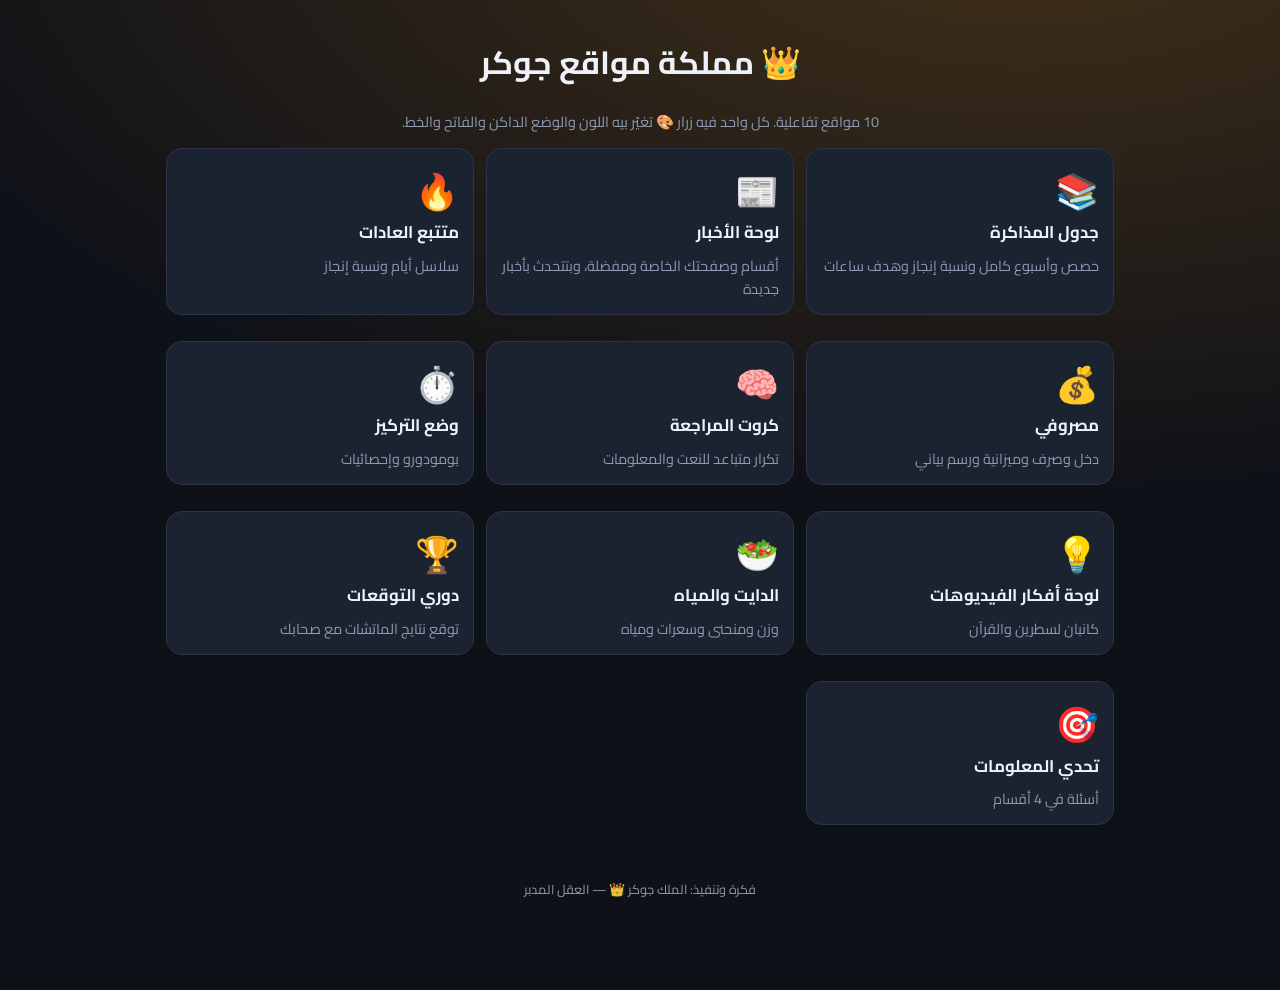
<file: index.html>
<!DOCTYPE html><html lang="ar" dir="rtl"><head><meta charset="utf-8"><meta name="viewport" content="width=device-width,initial-scale=1"><title>مملكة المواقع | الملك جوكر</title><link href="https://fonts.googleapis.com/css2?family=Cairo:wght@400;600;800&display=swap" rel="stylesheet"><link rel="stylesheet" href="core.css"></head><body><main><h1 style="text-align:center">👑 مملكة مواقع جوكر</h1><p class="mut" style="text-align:center">10 مواقع تفاعلية. كل واحد فيه زرار 🎨 تغيّر بيه اللون والوضع الداكن والفاتح والخط.</p><div class="grid g2"><a class="card" href="study.html" style="text-decoration:none;color:inherit;display:block"><div style="font-size:2.2rem">📚</div><h3>جدول المذاكرة</h3><div class="mut">حصص وأسبوع كامل ونسبة إنجاز وهدف ساعات</div></a><a class="card" href="news.html" style="text-decoration:none;color:inherit;display:block"><div style="font-size:2.2rem">📰</div><h3>لوحة الأخبار</h3><div class="mut">أقسام وصفحتك الخاصة ومفضلة، وبتتحدث بأخبار جديدة</div></a><a class="card" href="habits.html" style="text-decoration:none;color:inherit;display:block"><div style="font-size:2.2rem">🔥</div><h3>متتبع العادات</h3><div class="mut">سلاسل أيام ونسبة إنجاز</div></a><a class="card" href="money.html" style="text-decoration:none;color:inherit;display:block"><div style="font-size:2.2rem">💰</div><h3>مصروفي</h3><div class="mut">دخل وصرف وميزانية ورسم بياني</div></a><a class="card" href="cards.html" style="text-decoration:none;color:inherit;display:block"><div style="font-size:2.2rem">🧠</div><h3>كروت المراجعة</h3><div class="mut">تكرار متباعد للنعت والمعلومات</div></a><a class="card" href="focus.html" style="text-decoration:none;color:inherit;display:block"><div style="font-size:2.2rem">⏱️</div><h3>وضع التركيز</h3><div class="mut">بومودورو وإحصائيات</div></a><a class="card" href="ideas.html" style="text-decoration:none;color:inherit;display:block"><div style="font-size:2.2rem">💡</div><h3>لوحة أفكار الفيديوهات</h3><div class="mut">كانبان لسطرين والقرآن</div></a><a class="card" href="health.html" style="text-decoration:none;color:inherit;display:block"><div style="font-size:2.2rem">🥗</div><h3>الدايت والمياه</h3><div class="mut">وزن ومنحنى وسعرات ومياه</div></a><a class="card" href="predict.html" style="text-decoration:none;color:inherit;display:block"><div style="font-size:2.2rem">🏆</div><h3>دوري التوقعات</h3><div class="mut">توقع نتايج الماتشات مع صحابك</div></a><a class="card" href="quiz.html" style="text-decoration:none;color:inherit;display:block"><div style="font-size:2.2rem">🎯</div><h3>تحدي المعلومات</h3><div class="mut">أسئلة في 4 أقسام</div></a></div></main><footer>فكرة وتنفيذ: الملك جوكر 👑 — العقل المدبر</footer><script>const SITE={id:'hub',title:'',icon:''};</script><script>
let TH=Object.assign({mode:'dark',ac:'#ff9f1c',fs:16,bgs:'grad'},JSON.parse(localStorage.getItem('jk:theme')||'{}'));const m=TH.mode==='auto'?(matchMedia('(prefers-color-scheme: light)').matches?'light':'dark'):TH.mode;const r=document.documentElement;r.dataset.mode=m;r.dataset.bgs=TH.bgs;r.style.setProperty('--ac',TH.ac);r.style.setProperty('--fs',TH.fs+'px');</script></body></html>
</file>
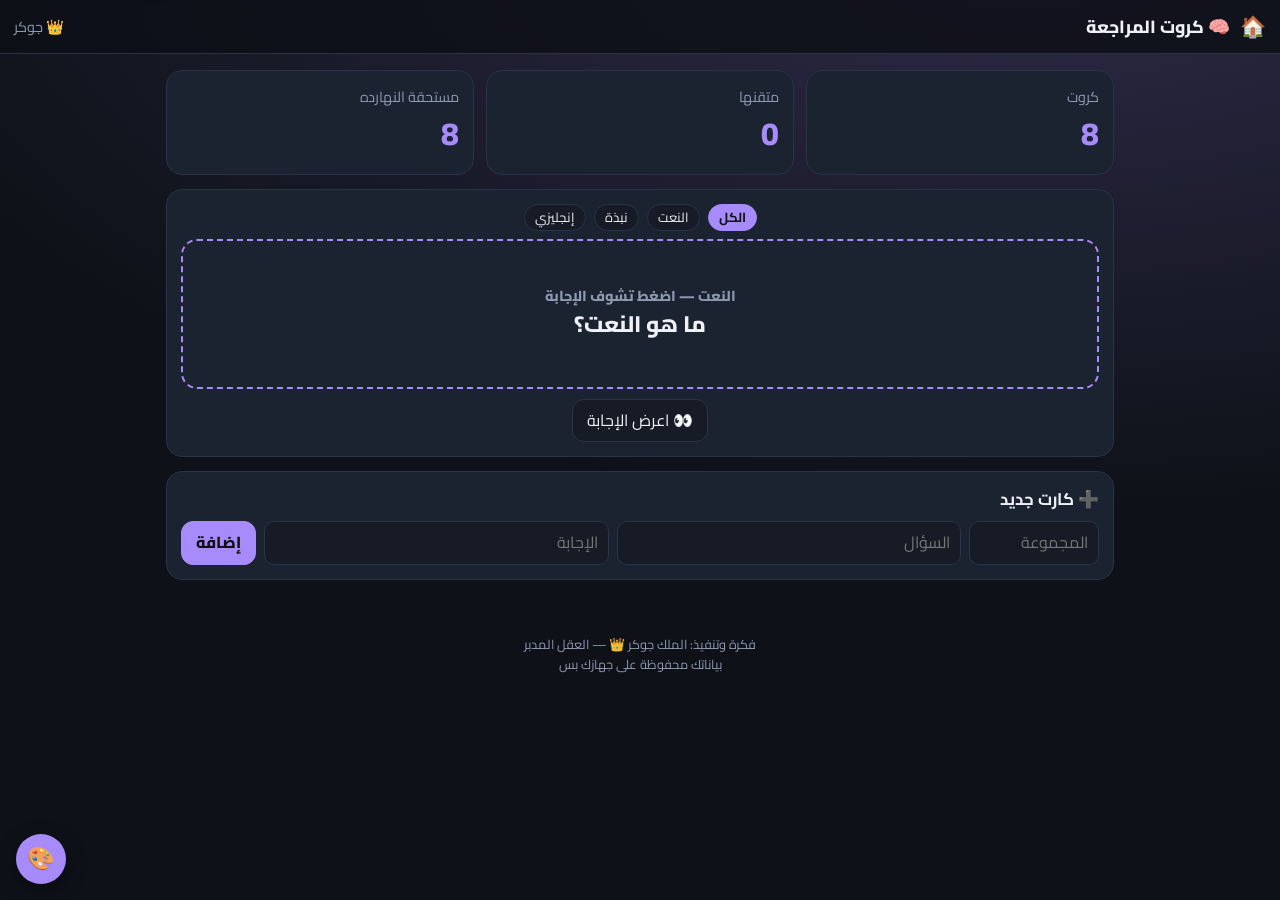
<file: cards.html>
<!DOCTYPE html>
<html lang="ar" dir="rtl"><head><meta charset="utf-8"><meta name="viewport" content="width=device-width,initial-scale=1">
<title>كروت المراجعة | الملك جوكر</title>
<link href="https://fonts.googleapis.com/css2?family=Cairo:wght@400;600;800&display=swap" rel="stylesheet">
<link rel="stylesheet" href="core.css"></head><body>
<main><div class="grid g3"><div class="card"><div class="mut">كروت</div><div class="big" id="c1">0</div></div><div class="card"><div class="mut">متقنها</div><div class="big" id="c2">0</div></div><div class="card"><div class="mut">مستحقة النهارده</div><div class="big" id="c3">0</div></div></div>
<div class="card" style="text-align:center"><div class="row" id="dk" style="justify-content:center;margin-bottom:8px"></div><div id="fc" style="min-height:150px;display:flex;align-items:center;justify-content:center;font-size:1.4rem;font-weight:800;cursor:pointer;border:2px dashed var(--ac);border-radius:var(--r);padding:16px"></div><div class="row" style="justify-content:center;margin-top:10px" id="bt"></div></div>
<div class="card"><h3>➕ كارت جديد</h3><div class="row"><input id="dd" placeholder="المجموعة" style="width:130px" list="dl"><datalist id="dl"></datalist><input id="q" placeholder="السؤال" style="flex:1;min-width:140px"><input id="a" placeholder="الإجابة" style="flex:1;min-width:140px"><button class="pri" id="ad">إضافة</button></div></div></main>
<script>const SITE={"id": "cards", "title": "كروت المراجعة", "icon": "🧠", "ac": "#a78bfa"};</script><script src="core.js"></script>
<script>const SEED=[['النعت','ما هو النعت؟','تابع يكمّل المنعوت ويبيّن صفة من صفاته'],['النعت','النعت يتبع المنعوت في إيه؟','الإعراب، والتعريف والتنكير، والإفراد والتثنية والجمع، والتذكير والتأنيث (في الحقيقي)'],['النعت','أنواع النعت؟','نعت حقيقي ونعت سببي'],['النعت','أعرب: جاء الطالبُ المجتهدُ','المجتهدُ: نعت مرفوع وعلامة رفعه الضمة'],['نبذة','مين اخترع الميكروويف بالصدفة؟','بيرسي سبنسر، قطعة شوكولاتة ذابت في جيبه'],['نبذة','اكتشاف البنسلين حصل إزاي؟','ألكسندر فليمنج لاحظ إن عفن قتل البكتيريا في طبق منسي'],['إنجليزي','Past of "go"','went'],['إنجليزي','Plural of "child"','children']];
let C=[],dk='الكل',cur=null,show=false;const INT=[0,1,3,7,14,30];
const save=()=>{store.set('C',C);render()};
function init(){C=store.get('C',null)||SEED.map(s=>({id:uid(),d:s[0],q:s[1],a:s[2],b:0,due:today()}));
$('#ad').onclick=()=>{if(!$('#q').value.trim()||!$('#a').value.trim())return;C.push({id:uid(),d:$('#dd').value.trim()||'عام',q:$('#q').value,a:$('#a').value,b:0,due:today()});$('#q').value=$('#a').value='';save()};
$('#fc').onclick=()=>{show=!show;draw()};render()}
function pick(){const t=today();const p=C.filter(c=>(dk=='الكل'||c.d==dk)&&c.due<=t);cur=p.length?p[Math.floor(Math.random()*p.length)]:null;show=false}
function render(){const t=today();$('#c1').textContent=C.length;$('#c2').textContent=C.filter(c=>c.b>=4).length;$('#c3').textContent=C.filter(c=>c.due<=t).length;
const ds=['الكل',...new Set(C.map(c=>c.d))];$('#dk').innerHTML=ds.map(d=>'<span class="chip '+(dk==d?'on':'')+'" data-d="'+esc(d)+'">'+esc(d)+'</span>').join('');
$('#dl').innerHTML=ds.slice(1).map(d=>'<option>'+esc(d)+'</option>').join('');
$$('#dk .chip').forEach(c=>c.onclick=()=>{dk=c.dataset.d;pick();render()});
if(!cur||!C.includes(cur)||cur.due>t)pick();draw()}
function draw(){const f=$('#fc'),b=$('#bt');if(!cur){f.textContent='🎉 خلصت كل كروت النهارده!';b.innerHTML='';return}
f.innerHTML=show?'<div><div class="mut" style="font-size:.9rem">الإجابة</div>'+esc(cur.a)+'</div>':'<div><div class="mut" style="font-size:.9rem">'+esc(cur.d)+' — اضغط تشوف الإجابة</div>'+esc(cur.q)+'</div>';
b.innerHTML=show?'<button id="no">😵 مش فاكر</button><button id="ok" class="pri">😎 عارفها</button>':'<button id="sh">👀 اعرض الإجابة</button>';
if(show){$('#no').onclick=()=>grade(0);$('#ok').onclick=()=>grade(1)}else $('#sh').onclick=()=>{show=true;draw()}}
function grade(ok){cur.b=ok?Math.min(5,cur.b+1):0;const d=new Date();d.setDate(d.getDate()+INT[cur.b]);cur.due=d.getFullYear()+'-'+String(d.getMonth()+1).padStart(2,'0')+'-'+String(d.getDate()).padStart(2,'0');cur=null;save()}</script></body></html>
</file>
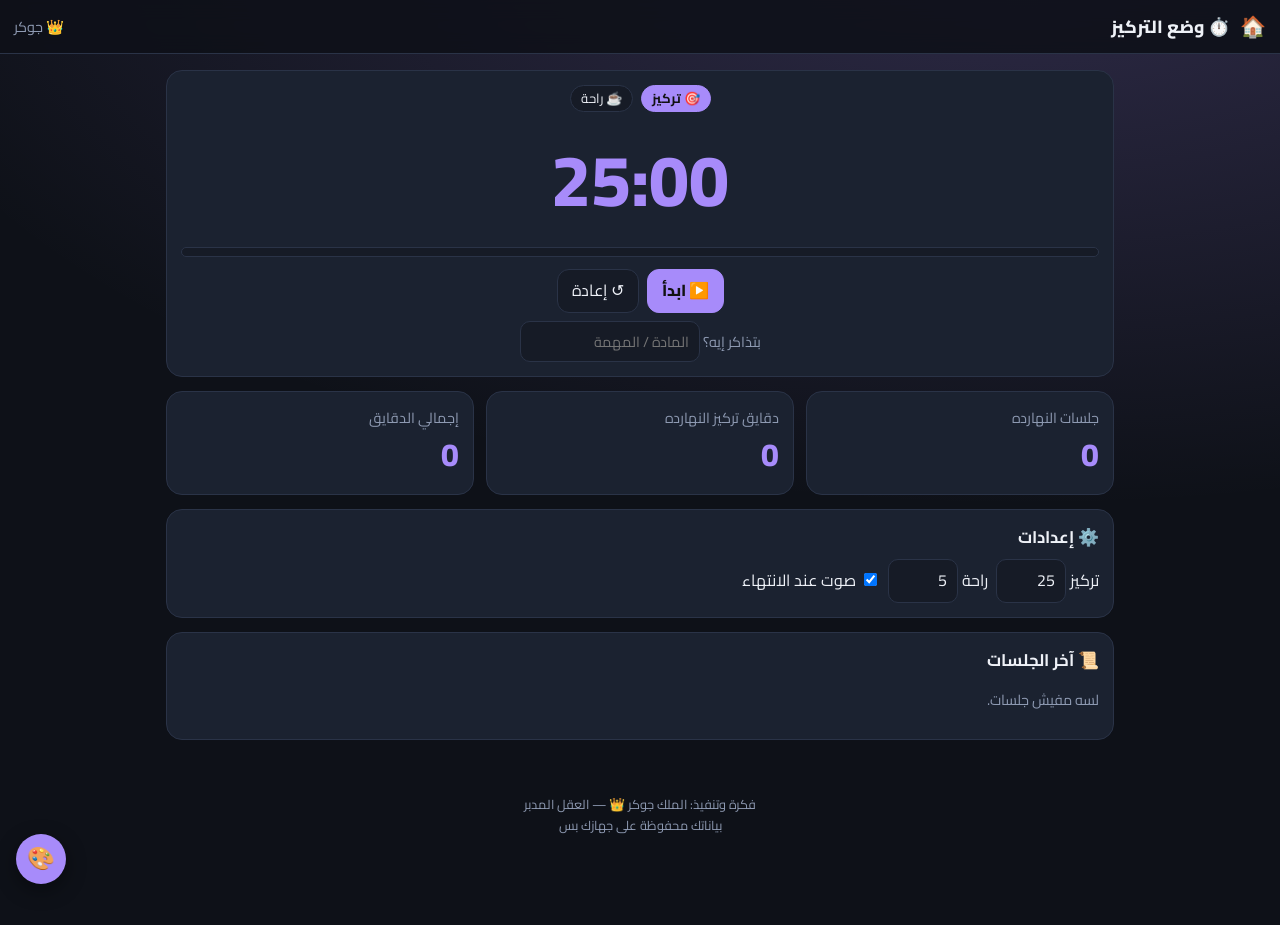
<file: focus.html>
<!DOCTYPE html>
<html lang="ar" dir="rtl"><head><meta charset="utf-8"><meta name="viewport" content="width=device-width,initial-scale=1">
<title>وضع التركيز | الملك جوكر</title>
<link href="https://fonts.googleapis.com/css2?family=Cairo:wght@400;600;800&display=swap" rel="stylesheet">
<link rel="stylesheet" href="core.css"></head><body>
<main><div class="card" style="text-align:center"><div class="row" id="md" style="justify-content:center"></div><div class="big" id="tm" style="font-size:4.5rem;margin:10px 0">25:00</div><div class="bar"><i id="pg" style="width:0"></i></div><div class="row" style="justify-content:center;margin-top:12px"><button class="pri" id="go">▶️ ابدأ</button><button id="rs2">↺ إعادة</button></div><div class="mut" style="margin-top:8px">بتذاكر إيه؟ <input id="tk" placeholder="المادة / المهمة" style="width:180px"></div></div>
<div class="grid g3"><div class="card"><div class="mut">جلسات النهارده</div><div class="big" id="s1">0</div></div><div class="card"><div class="mut">دقايق تركيز النهارده</div><div class="big" id="s2">0</div></div><div class="card"><div class="mut">إجمالي الدقايق</div><div class="big" id="s3">0</div></div></div>
<div class="card"><h3>⚙️ إعدادات</h3><div class="row"><label>تركيز <input type="number" id="w" style="width:70px"></label><label>راحة <input type="number" id="br" style="width:70px"></label><label><input type="checkbox" id="sn"> صوت عند الانتهاء</label></div></div>
<div class="card"><h3>📜 آخر الجلسات</h3><div id="lg"></div></div></main>
<script>const SITE={"id": "focus", "title": "وضع التركيز", "icon": "⏱️", "ac": "#ff6b35"};</script><script src="core.js"></script>
<script>const MODES={f:['🎯 تركيز'],b:['☕ راحة']};let mode='f',left=0,total=0,iv=null,S=[];
function dur(){return (mode=='f'?store.get('w',25):store.get('br',5))*60}
function init(){S=store.get('S',[]);$('#w').value=store.get('w',25);$('#br').value=store.get('br',5);$('#sn').checked=store.get('sn',true);
$('#w').onchange=e=>{store.set('w',+e.target.value||25);reset()};$('#br').onchange=e=>{store.set('br',+e.target.value||5);reset()};$('#sn').onchange=e=>store.set('sn',e.target.checked);
$('#go').onclick=toggle;$('#rs2').onclick=reset;reset();stats()}
function modes(){$('#md').innerHTML=Object.keys(MODES).map(k=>'<span class="chip '+(mode==k?'on':'')+'" data-m="'+k+'">'+MODES[k][0]+'</span>').join('');$$('#md .chip').forEach(c=>c.onclick=()=>{mode=c.dataset.m;reset()})}
function draw(){const m=Math.floor(left/60),s=left%60;$('#tm').textContent=String(m).padStart(2,'0')+':'+String(s).padStart(2,'0');$('#pg').style.width=(total?(1-left/total)*100:0)+'%';document.title=(iv?$('#tm').textContent+' | ':'')+SITE.title}
function reset(){clearInterval(iv);iv=null;total=left=dur();$('#go').textContent='▶️ ابدأ';modes();draw()}
function toggle(){if(iv){clearInterval(iv);iv=null;$('#go').textContent='▶️ كمّل';return}
$('#go').textContent='⏸️ إيقاف';const end=Date.now()+left*1000;iv=setInterval(()=>{left=Math.max(0,Math.round((end-Date.now())/1000));draw();if(left<=0)finish()},500)}
function finish(){clearInterval(iv);iv=null;if(mode=='f'){S.unshift({d:today(),m:Math.round(total/60),t:$('#tk').value||'—',at:new Date().toTimeString().slice(0,5)});S=S.slice(0,200);store.set('S',S)}
if(store.get('sn',true)){try{const a=new (window.AudioContext||webkitAudioContext)();[0,.3,.6].forEach(t=>{const o=a.createOscillator();o.connect(a.destination);o.frequency.value=880;o.start(a.currentTime+t);o.stop(a.currentTime+t+.2)})}catch(e){}}
toast(mode=='f'?'خلصت جلسة! خد راحة 🎉':'الراحة خلصت، يلا نكمل 💪');mode=mode=='f'?'b':'f';reset();stats()}
function stats(){const t=today(),td=S.filter(x=>x.d==t);$('#s1').textContent=td.length;$('#s2').textContent=td.reduce((a,x)=>a+x.m,0);$('#s3').textContent=S.reduce((a,x)=>a+x.m,0);$('#lg').innerHTML=S.slice(0,12).map(x=>'<div class="row" style="padding:4px 0;border-bottom:1px dashed var(--bd)"><b style="flex:1">'+esc(x.t)+'</b><span class="mut">'+x.m+' د • '+x.d+' '+x.at+'</span></div>').join('')||'<p class="mut">لسه مفيش جلسات.</p>'}</script></body></html>
</file>
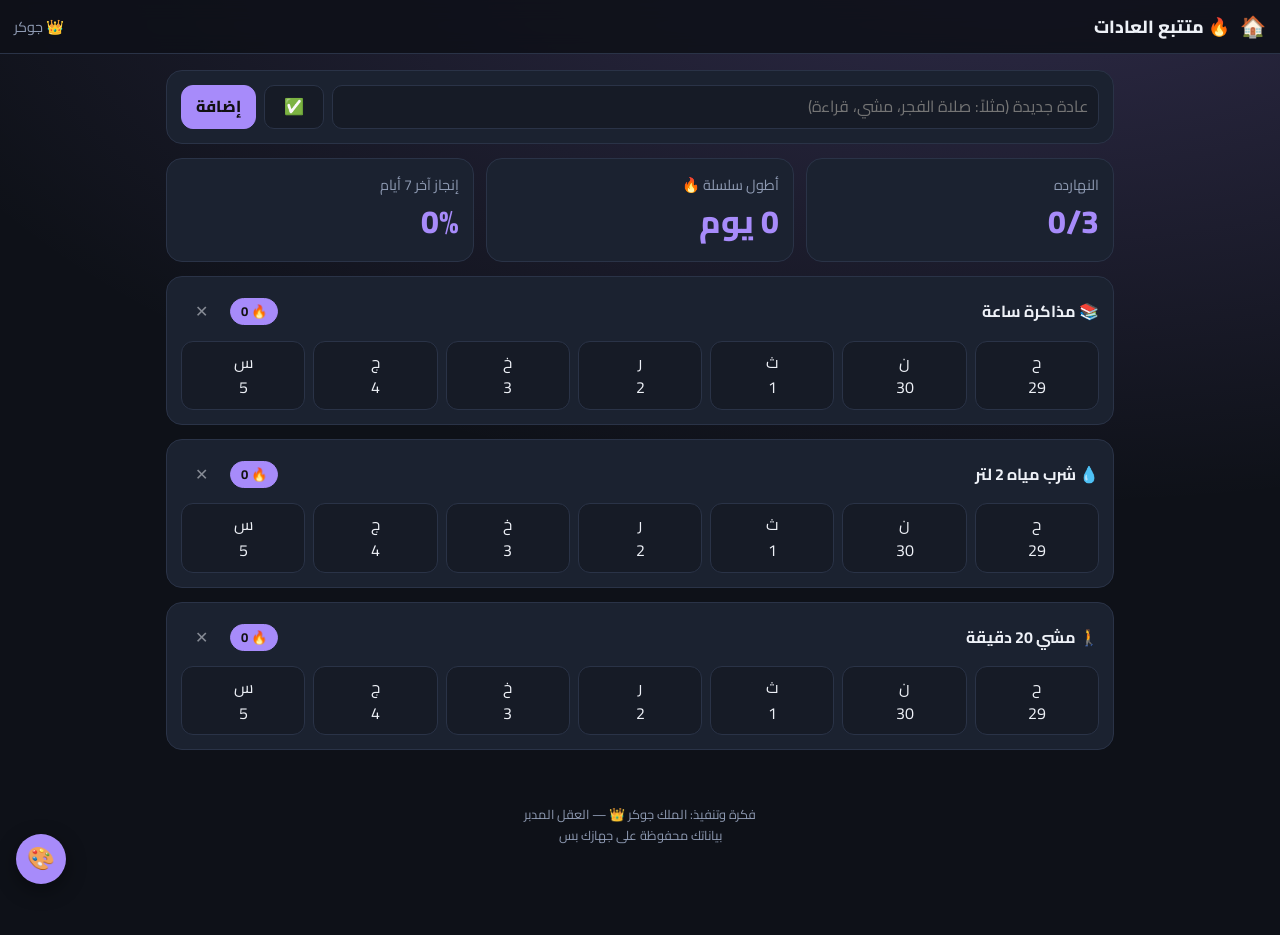
<file: habits.html>
<!DOCTYPE html>
<html lang="ar" dir="rtl"><head><meta charset="utf-8"><meta name="viewport" content="width=device-width,initial-scale=1">
<title>متتبع العادات | الملك جوكر</title>
<link href="https://fonts.googleapis.com/css2?family=Cairo:wght@400;600;800&display=swap" rel="stylesheet">
<link rel="stylesheet" href="core.css"></head><body>
<main><div class="card"><div class="row"><input id="n" placeholder="عادة جديدة (مثلاً: صلاة الفجر، مشي، قراءة)" style="flex:1;min-width:180px"><input id="e" value="✅" style="width:60px;text-align:center"><button class="pri" id="ad">إضافة</button></div></div>
<div class="grid g3" id="st"></div><div id="hl"></div></main>
<script>const SITE={"id": "habits", "title": "متتبع العادات", "icon": "🔥", "ac": "#4ade80"};</script><script src="core.js"></script>
<script>let H=[];const DN=['س','ح','ن','ث','ر','خ','ج'];
const dstr=d=>d.getFullYear()+'-'+String(d.getMonth()+1).padStart(2,'0')+'-'+String(d.getDate()).padStart(2,'0');
const last=n=>[...Array(n)].map((_,i)=>{const d=new Date();d.setDate(d.getDate()-(n-1-i));return d});
function streak(h){let s=0;const d=new Date();if(!h.d[dstr(d)])d.setDate(d.getDate()-1);while(h.d[dstr(d)]){s++;d.setDate(d.getDate()-1)}return s}
const save=()=>{store.set('H',H);render()};
function init(){H=store.get('H',[{id:uid(),n:'مذاكرة ساعة',e:'📚',d:{}},{id:uid(),n:'شرب مياه 2 لتر',e:'💧',d:{}},{id:uid(),n:'مشي 20 دقيقة',e:'🚶',d:{}}]);
$('#ad').onclick=()=>{const n=$('#n').value.trim();if(!n)return;H.push({id:uid(),n,e:$('#e').value||'✅',d:{}});$('#n').value='';save()};render()}
function render(){const t=dstr(new Date());const dn=H.filter(h=>h.d[t]).length;const best=Math.max(0,...H.map(streak));
$('#st').innerHTML='<div class="card"><div class="mut">النهارده</div><div class="big">'+dn+'/'+H.length+'</div></div><div class="card"><div class="mut">أطول سلسلة 🔥</div><div class="big">'+best+' يوم</div></div><div class="card"><div class="mut">إنجاز آخر 7 أيام</div><div class="big">'+(H.length?Math.round(H.reduce((a,h)=>a+last(7).filter(d=>h.d[dstr(d)]).length,0)/(H.length*7)*100):0)+'%</div></div>';
$('#hl').innerHTML=H.map(h=>'<div class="card"><div class="row"><b style="flex:1">'+esc(h.e)+' '+esc(h.n)+'</b><span class="chip on">🔥 '+streak(h)+'</span><button class="del" data-x="'+h.id+'">✕</button></div><div class="row" style="margin-top:8px;justify-content:space-between">'+last(7).map(d=>{const k=dstr(d);return '<button data-h="'+h.id+'" data-k="'+k+'" style="flex:1;min-width:38px;'+(h.d[k]?'background:var(--ac);color:#111':'')+'">'+DN[(d.getDay()+1)%7]+'<br>'+d.getDate()+'</button>'}).join('')+'</div></div>').join('');
$$('[data-k]').forEach(b=>b.onclick=()=>{const h=H.find(x=>x.id==b.dataset.h),k=b.dataset.k;h.d[k]?delete h.d[k]:h.d[k]=1;save()});
$$('[data-x]').forEach(b=>b.onclick=()=>{H=H.filter(x=>x.id!=b.dataset.x);save()})}</script></body></html>
</file>
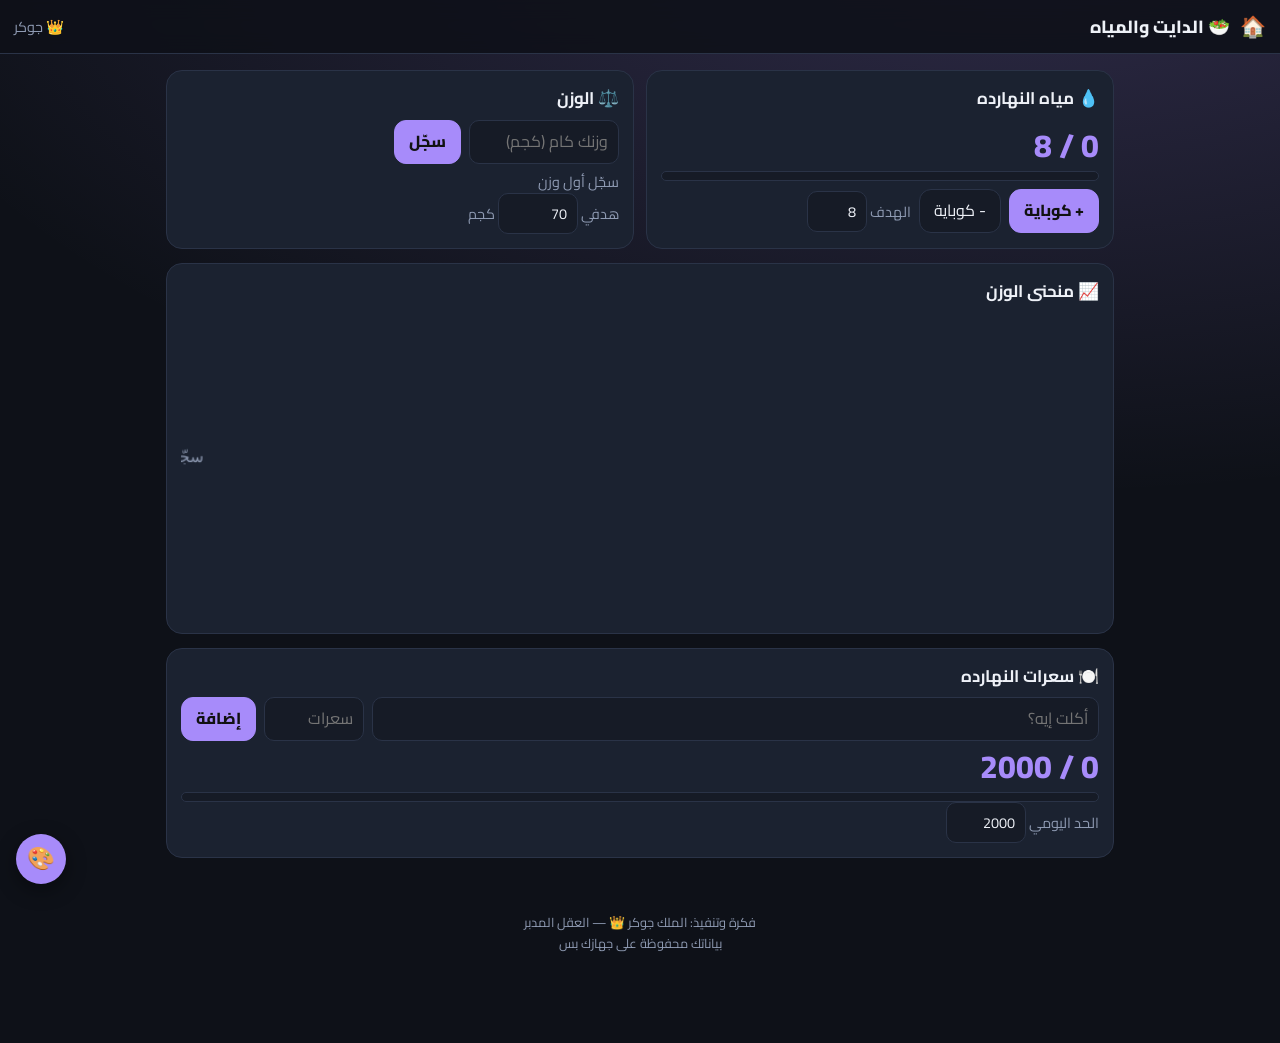
<file: health.html>
<!DOCTYPE html>
<html lang="ar" dir="rtl"><head><meta charset="utf-8"><meta name="viewport" content="width=device-width,initial-scale=1">
<title>الدايت والمياه | الملك جوكر</title>
<link href="https://fonts.googleapis.com/css2?family=Cairo:wght@400;600;800&display=swap" rel="stylesheet">
<link rel="stylesheet" href="core.css"></head><body>
<main><div class="grid g2"><div class="card"><h3>💧 مياه النهارده</h3><div class="big" id="wc">0 / 8</div><div class="bar"><i id="wb"></i></div><div class="row" style="margin-top:8px"><button class="pri" id="w1">+ كوباية</button><button id="w0">- كوباية</button><label class="mut">الهدف <input type="number" id="wg" style="width:60px"></label></div></div>
<div class="card"><h3>⚖️ الوزن</h3><div class="row"><input type="number" step="0.1" id="wt" placeholder="وزنك كام (كجم)" style="width:150px"><button class="pri" id="sw">سجّل</button></div><div class="mut" id="wi" style="margin-top:6px"></div><label class="mut">هدفي <input type="number" step="0.5" id="tg" style="width:80px"> كجم</label></div></div>
<div class="card"><h3>📈 منحنى الوزن</h3><canvas id="cv" width="800" height="260" style="width:100%;height:auto"></canvas></div>
<div class="card"><h3>🍽️ سعرات النهارده</h3><div class="row"><input id="fn" placeholder="أكلت إيه؟" style="flex:1;min-width:140px"><input type="number" id="fk" placeholder="سعرات" style="width:100px"><button class="pri" id="fa">إضافة</button></div><div class="big" id="kt">0</div><div class="bar"><i id="kb"></i></div><div class="mut"><label>الحد اليومي <input type="number" id="kg" style="width:80px"></label></div><div id="fl"></div></div></main>
<script>const SITE={"id": "health", "title": "الدايت والمياه", "icon": "🥗", "ac": "#14b8a6"};</script><script src="core.js"></script>
<script>let W=[],F=[];
function init(){W=store.get('W',[]);F=store.get('F',[]);['wg','tg','kg'].forEach(i=>{$('#'+i).value=store.get(i,{wg:8,tg:70,kg:2000}[i]);$('#'+i).onchange=e=>{store.set(i,+e.target.value);render()}});
const wc=()=>store.get('wc',{});$('#w1').onclick=()=>{const o=wc();o[today()]=(o[today()]||0)+1;store.set('wc',o);render()};$('#w0').onclick=()=>{const o=wc();o[today()]=Math.max(0,(o[today()]||0)-1);store.set('wc',o);render()};
$('#sw').onclick=()=>{const v=+$('#wt').value;if(!v)return;W=W.filter(x=>x.d!=today());W.push({d:today(),v});W.sort((a,b)=>a.d.localeCompare(b.d));store.set('W',W);$('#wt').value='';render()};
$('#fa').onclick=()=>{const k=+$('#fk').value;if(!k)return;F.push({id:uid(),d:today(),n:$('#fn').value||'أكل',k});store.set('F',F);$('#fn').value=$('#fk').value='';render()};window.onTheme=()=>W&&chart();render()}
function render(){const c=(store.get('wc',{}))[today()]||0,g=store.get('wg',8);$('#wc').textContent=c+' / '+g;$('#wb').style.width=Math.min(100,c/g*100)+'%';
if(W.length){const f=W[0].v,l=W[W.length-1].v,t=store.get('tg',70);$('#wi').textContent='الحالي '+l+' كجم | اتغير '+(l-f>0?'+':'')+(l-f).toFixed(1)+' من الأول | باقي للهدف '+(l-t).toFixed(1)}else $('#wi').textContent='سجّل أول وزن';
const tf=F.filter(x=>x.d==today()),kt=tf.reduce((a,x)=>a+x.k,0),kg=store.get('kg',2000);$('#kt').textContent=kt+' / '+kg;$('#kb').style.width=Math.min(100,kt/kg*100)+'%';$('#kb').style.background=kt>kg?'#ff4d6d':'var(--ac)';
$('#fl').innerHTML=tf.map(x=>'<div class="row" style="padding:4px 0;border-bottom:1px dashed var(--bd)"><span style="flex:1">'+esc(x.n)+'</span><b>'+x.k+'</b><button class="del" data-x="'+x.id+'">✕</button></div>').join('');
$$('[data-x]').forEach(b=>b.onclick=()=>{F=F.filter(x=>x.id!=b.dataset.x);store.set('F',F);render()});chart()}
function chart(){const cv=$('#cv'),x=cv.getContext('2d'),w=cv.width,h=cv.height,cs=getComputedStyle(document.documentElement);x.clearRect(0,0,w,h);const tx=cs.getPropertyValue('--mut'),ac=cs.getPropertyValue('--ac').trim();x.fillStyle=tx;x.font='14px Cairo,sans-serif';
if(W.length<2){x.fillText('سجّل وزنك يومين على الأقل عشان المنحنى يظهر',20,h/2);return}
const v=W.map(a=>a.v),mn=Math.min(...v,store.get('tg',70))-1,mx=Math.max(...v)+1,px=i=>30+i*(w-60)/(W.length-1),py=y=>h-30-(y-mn)/(mx-mn)*(h-60);
x.strokeStyle=tx;x.setLineDash([5,5]);x.beginPath();x.moveTo(30,py(store.get('tg',70)));x.lineTo(w-30,py(store.get('tg',70)));x.stroke();x.setLineDash([]);
x.strokeStyle=ac;x.lineWidth=3;x.beginPath();W.forEach((a,i)=>i?x.lineTo(px(i),py(a.v)):x.moveTo(px(i),py(a.v)));x.stroke();x.fillStyle=ac;W.forEach((a,i)=>{x.beginPath();x.arc(px(i),py(a.v),4,0,7);x.fill()});x.fillStyle=tx;x.fillText(W[0].d,20,h-8);x.fillText(W[W.length-1].d,w-100,h-8);x.fillText(mx.toFixed(1),0,20);x.fillText(mn.toFixed(1),0,h-34)}</script></body></html>
</file>
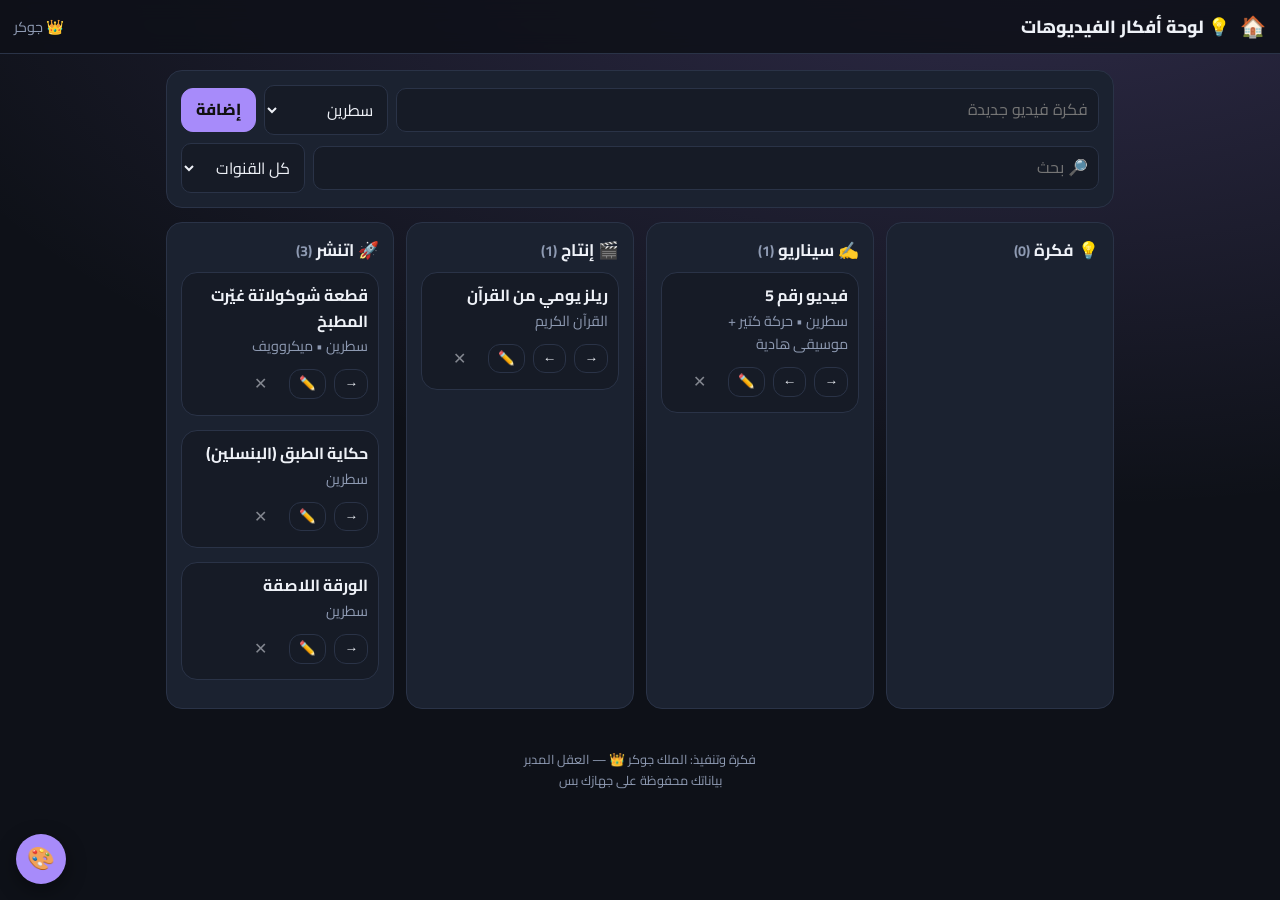
<file: ideas.html>
<!DOCTYPE html>
<html lang="ar" dir="rtl"><head><meta charset="utf-8"><meta name="viewport" content="width=device-width,initial-scale=1">
<title>لوحة أفكار الفيديوهات | الملك جوكر</title>
<link href="https://fonts.googleapis.com/css2?family=Cairo:wght@400;600;800&display=swap" rel="stylesheet">
<link rel="stylesheet" href="core.css"></head><body>
<main><div class="card"><div class="row"><input id="t" placeholder="فكرة فيديو جديدة" style="flex:1;min-width:180px"><select id="ch"><option>سطرين</option><option>القرآن الكريم</option><option>تانية</option></select><button class="pri" id="ad">إضافة</button></div><div class="row" style="margin-top:8px"><input id="q" placeholder="🔎 بحث" style="flex:1"><select id="fc"><option value="">كل القنوات</option><option>سطرين</option><option>القرآن الكريم</option><option>تانية</option></select></div></div>
<div class="grid g3" id="bd" style="grid-template-columns:repeat(auto-fit,minmax(220px,1fr))"></div></main>
<script>const SITE={"id": "ideas", "title": "لوحة أفكار الفيديوهات", "icon": "💡", "ac": "#f472b6"};</script><script src="core.js"></script>
<script>const COLS=[['idea','💡 فكرة'],['script','✍️ سيناريو'],['prod','🎬 إنتاج'],['pub','🚀 اتنشر']];let I=[];
const save=()=>{store.set('I',I);render()};
function init(){I=store.get('I',[{id:uid(),t:'قطعة شوكولاتة غيّرت المطبخ',ch:'سطرين',st:'pub',n:'ميكروويف'},{id:uid(),t:'حكاية الطبق (البنسلين)',ch:'سطرين',st:'pub',n:''},{id:uid(),t:'الورقة اللاصقة',ch:'سطرين',st:'pub',n:''},{id:uid(),t:'فيديو رقم 5',ch:'سطرين',st:'script',n:'حركة كتير + موسيقى هادية'},{id:uid(),t:'ريلز يومي من القرآن',ch:'القرآن الكريم',st:'prod',n:''}]);
$('#ad').onclick=()=>{const t=$('#t').value.trim();if(!t)return;I.push({id:uid(),t,ch:$('#ch').value,st:'idea',n:''});$('#t').value='';save()};$('#q').oninput=$('#fc').onchange=render;render()}
function render(){const q=$('#q').value.trim(),f=$('#fc').value;const it=I.filter(x=>(!q||(x.t+x.n).includes(q))&&(!f||x.ch==f));
$('#bd').innerHTML=COLS.map(([k,l],ci)=>'<div class="card" style="margin:0"><h3>'+l+' <span class="mut">('+it.filter(x=>x.st==k).length+')</span></h3>'+it.filter(x=>x.st==k).map(x=>'<div class="card" style="padding:10px;background:var(--bg2)"><b>'+esc(x.t)+'</b><div class="mut">'+esc(x.ch)+(x.n?' • '+esc(x.n):'')+'</div><div class="row" style="margin-top:6px">'+(ci>0?'<button class="sm" data-m="'+x.id+'" data-d="-1">→</button>':'')+(ci<3?'<button class="sm" data-m="'+x.id+'" data-d="1">←</button>':'')+'<button class="sm" data-e="'+x.id+'">✏️</button><button class="del" data-x="'+x.id+'">✕</button></div></div>').join('')+'</div>').join('');
$$('[data-m]').forEach(b=>b.onclick=()=>{const x=I.find(y=>y.id==b.dataset.m),i=COLS.findIndex(c=>c[0]==x.st)+ +b.dataset.d;x.st=COLS[i][0];save()});
$$('[data-e]').forEach(b=>b.onclick=()=>{const x=I.find(y=>y.id==b.dataset.e),n=prompt('ملاحظة على الفكرة',x.n);if(n!=null){x.n=n;save()}});
$$('[data-x]').forEach(b=>b.onclick=()=>{I=I.filter(y=>y.id!=b.dataset.x);save()})}</script></body></html>
</file>
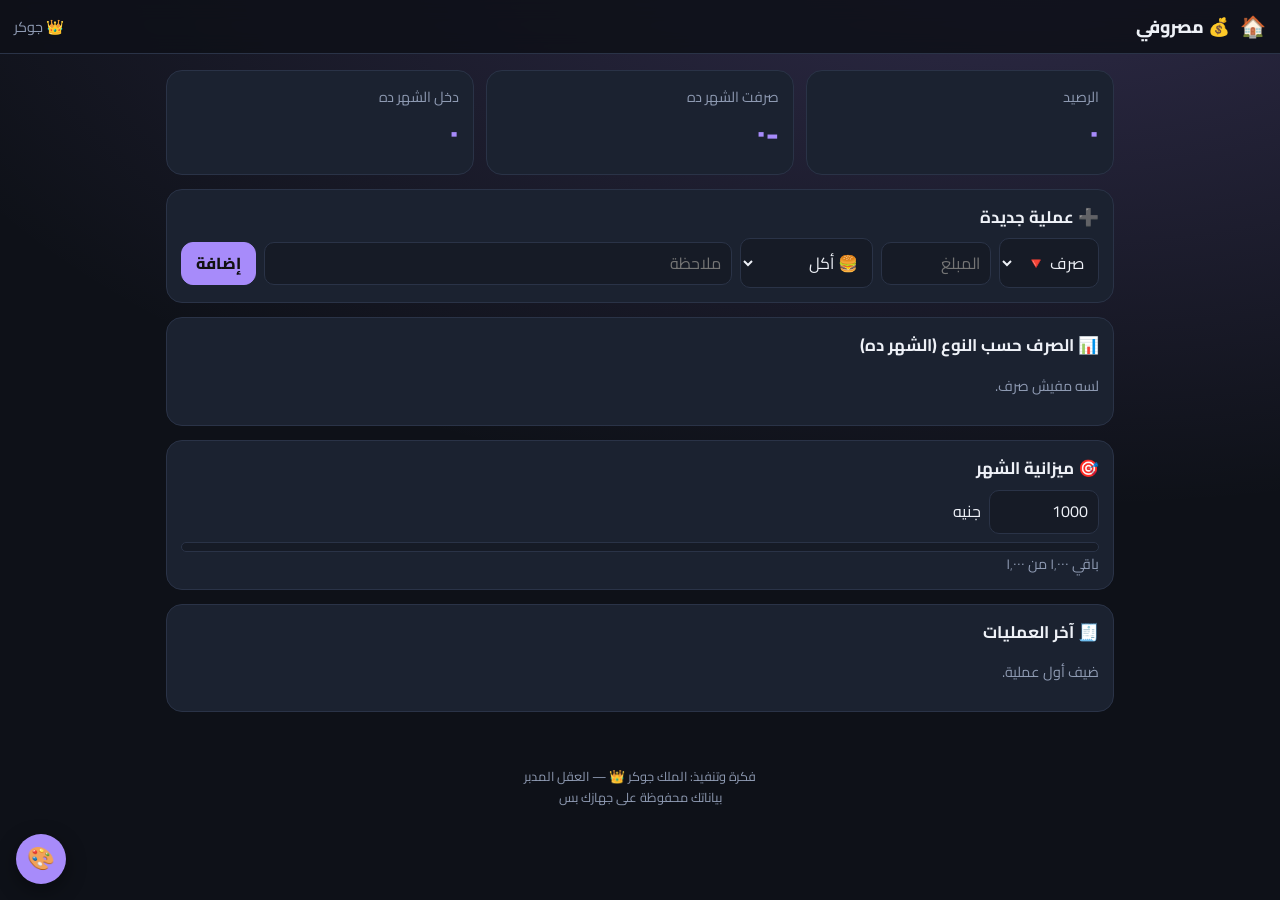
<file: money.html>
<!DOCTYPE html>
<html lang="ar" dir="rtl"><head><meta charset="utf-8"><meta name="viewport" content="width=device-width,initial-scale=1">
<title>مصروفي | الملك جوكر</title>
<link href="https://fonts.googleapis.com/css2?family=Cairo:wght@400;600;800&display=swap" rel="stylesheet">
<link rel="stylesheet" href="core.css"></head><body>
<main><div class="grid g3"><div class="card"><div class="mut">الرصيد</div><div class="big" id="bal">0</div></div><div class="card"><div class="mut">صرفت الشهر ده</div><div class="big" id="sp">0</div></div><div class="card"><div class="mut">دخل الشهر ده</div><div class="big" id="inc">0</div></div></div>
<div class="card"><h3>➕ عملية جديدة</h3><div class="row"><select id="ty"><option value="-">صرف 🔻</option><option value="+">دخل 🔺</option></select><input type="number" id="am" placeholder="المبلغ" style="width:110px"><select id="ca"></select><input id="no" placeholder="ملاحظة" style="flex:1;min-width:120px"><button class="pri" id="ad">إضافة</button></div></div>
<div class="card"><h3>📊 الصرف حسب النوع (الشهر ده)</h3><div id="ch"></div></div>
<div class="card"><h3>🎯 ميزانية الشهر</h3><div class="row"><input type="number" id="bg" style="width:110px"><span>جنيه</span></div><div class="bar" style="margin-top:8px"><i id="bb"></i></div><div class="mut" id="bt"></div></div>
<div class="card"><h3>🧾 آخر العمليات</h3><div id="ls"></div></div></main>
<script>const SITE={"id": "money", "title": "مصروفي", "icon": "💰", "ac": "#facc15"};</script><script src="core.js"></script>
<script>const CATS=['🍔 أكل','🚌 مواصلات','🎮 ألعاب','📱 موبايل/نت','👕 هدوم','📚 مذاكرة','🎁 هدايا','💼 دخل','✨ تانية'];
let T=[];const save=()=>{store.set('T',T);render()};
const fmt=n=>Math.round(n).toLocaleString('ar-EG');
function init(){T=store.get('T',[]);$('#ca').innerHTML=CATS.map(c=>'<option>'+c+'</option>').join('');
$('#bg').value=store.get('bud',1000);$('#bg').onchange=e=>{store.set('bud',+e.target.value||0);render()};
$('#ad').onclick=()=>{const a=+$('#am').value;if(!a)return toast('اكتب المبلغ');T.unshift({id:uid(),a:$('#ty').value=='-'?-a:a,c:$('#ca').value,n:$('#no').value,d:today()});$('#am').value=$('#no').value='';save()};render()}
function render(){const m=today().slice(0,7);const cm=T.filter(x=>x.d.startsWith(m));
const sp=-cm.filter(x=>x.a<0).reduce((s,x)=>s+x.a,0),inc=cm.filter(x=>x.a>0).reduce((s,x)=>s+x.a,0);
$('#bal').textContent=fmt(T.reduce((s,x)=>s+x.a,0));$('#sp').textContent=fmt(sp);$('#inc').textContent=fmt(inc);
const by={};cm.filter(x=>x.a<0).forEach(x=>by[x.c]=(by[x.c]||0)-x.a);const mx=Math.max(1,...Object.values(by));
$('#ch').innerHTML=Object.keys(by).sort((a,b)=>by[b]-by[a]).map(k=>'<div class="row" style="margin:4px 0"><span style="width:120px">'+k+'</span><div class="bar" style="flex:1"><i style="width:'+by[k]/mx*100+'%"></i></div><b>'+fmt(by[k])+'</b></div>').join('')||'<p class="mut">لسه مفيش صرف.</p>';
const b=store.get('bud',1000),p=b?Math.min(100,sp/b*100):0;$('#bb').style.width=p+'%';$('#bb').style.background=p>90?'#ff4d6d':'var(--ac)';$('#bt').textContent='باقي '+fmt(b-sp)+' من '+fmt(b)+(sp>b?' ⚠️ عديت الميزانية':'');
$('#ls').innerHTML=T.slice(0,30).map(x=>'<div class="row" style="padding:6px 0;border-bottom:1px dashed var(--bd)"><span style="flex:1">'+x.c+' <span class="mut">'+esc(x.n)+' • '+x.d+'</span></span><b style="color:'+(x.a<0?'#ff4d6d':'#4ade80')+'">'+(x.a<0?'':'+')+fmt(x.a)+'</b><button class="del" data-x="'+x.id+'">✕</button></div>').join('')||'<p class="mut">ضيف أول عملية.</p>';
$$('[data-x]').forEach(b=>b.onclick=()=>{T=T.filter(x=>x.id!=b.dataset.x);save()})}</script></body></html>
</file>
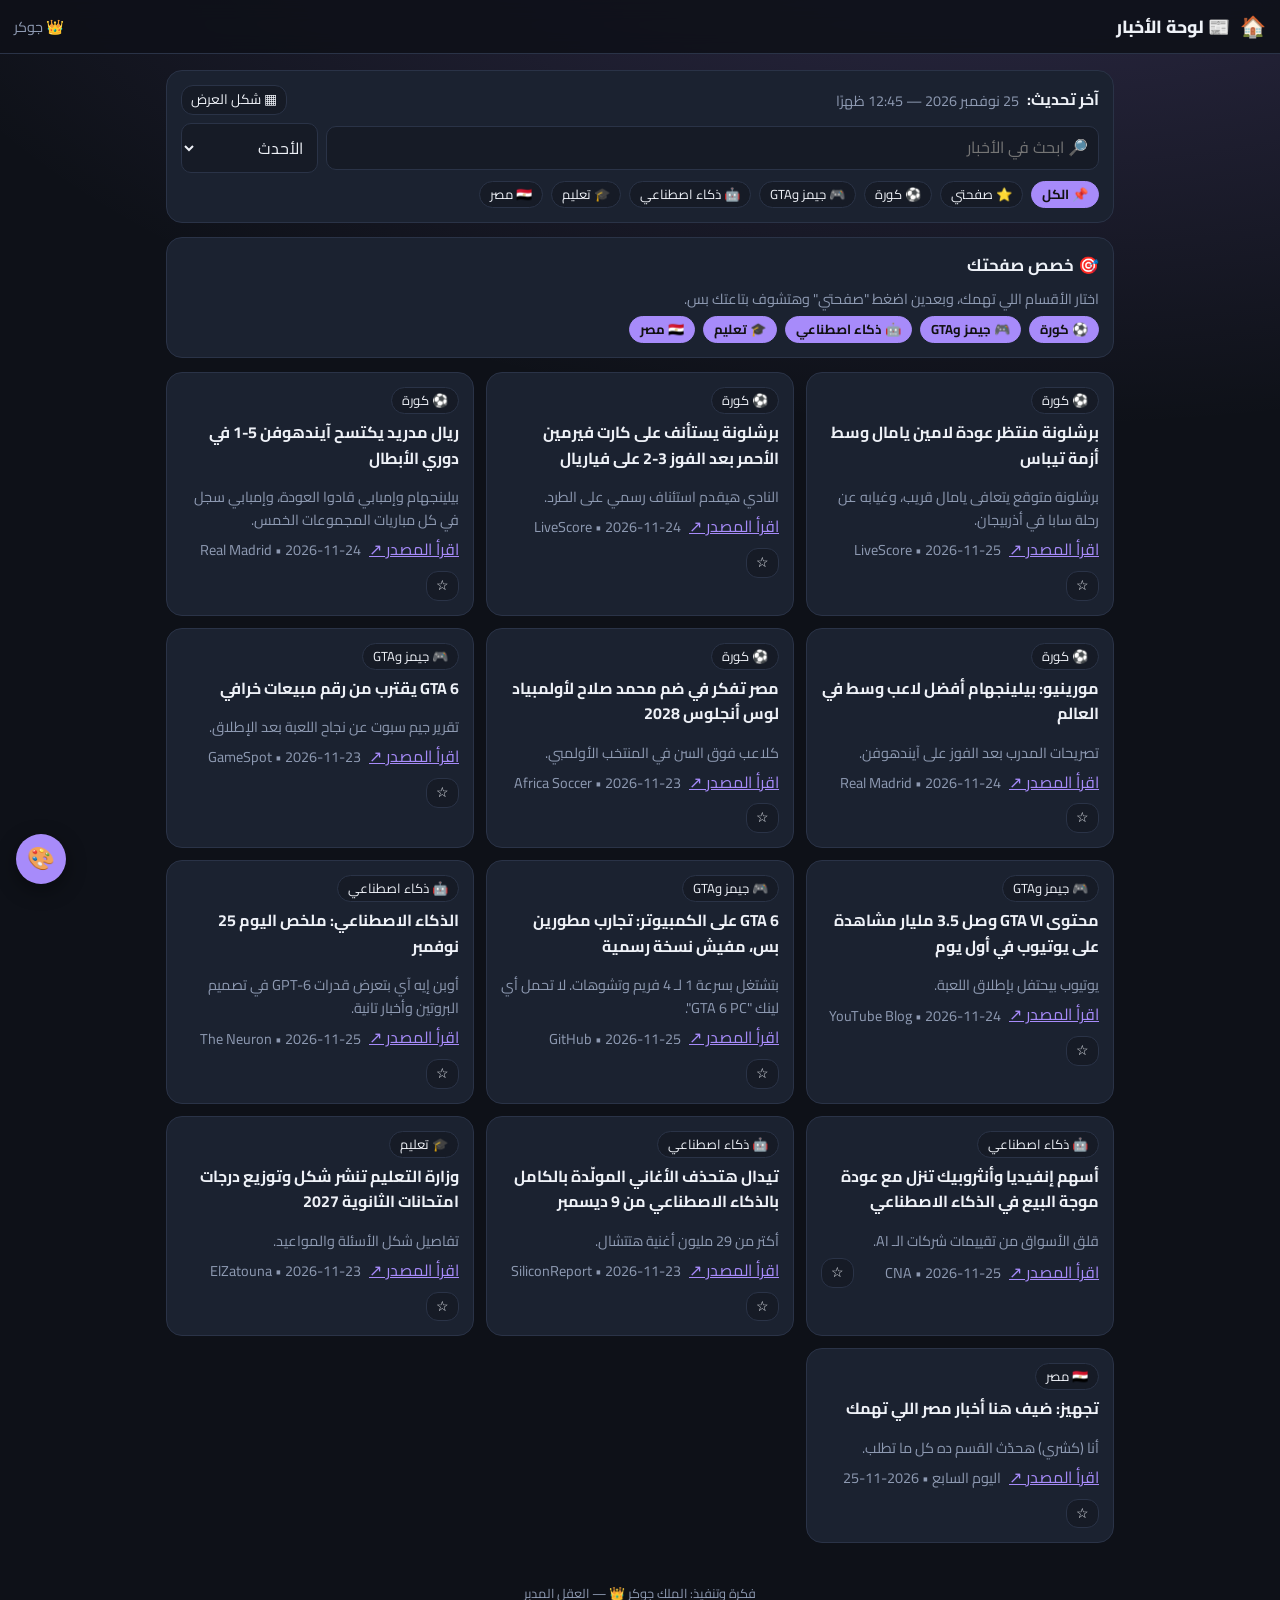
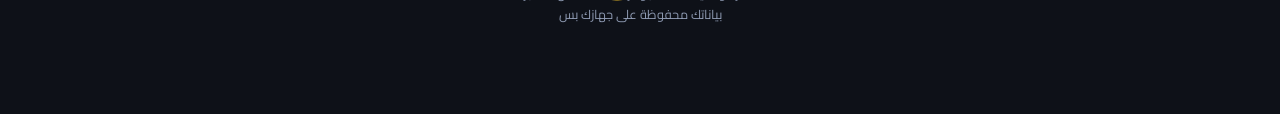
<file: news.html>
<!DOCTYPE html>
<html lang="ar" dir="rtl"><head><meta charset="utf-8"><meta name="viewport" content="width=device-width,initial-scale=1">
<title>لوحة الأخبار | الملك جوكر</title>
<link href="https://fonts.googleapis.com/css2?family=Cairo:wght@400;600;800&display=swap" rel="stylesheet">
<link rel="stylesheet" href="core.css"><style>.ni{display:flex;flex-direction:column;gap:6px;margin:0}.ni h3{font-size:1rem}.ni .tag{align-self:flex-start}.list .ni{flex-direction:row}</style><script src="news-data.js"></script></head><body>
<main>
<div class="card"><div class="row"><b>آخر تحديث:</b><span id="up" class="mut"></span><span style="flex:1"></span><button class="sm" id="lay">▦ شكل العرض</button></div>
<div class="row" style="margin-top:8px"><input id="q" placeholder="🔎 ابحث في الأخبار" style="flex:1;min-width:160px"><select id="so"><option value="new">الأحدث</option><option value="fav">المفضلة الأول</option></select></div>
<div class="row" id="tabs" style="margin-top:8px"></div></div>
<div class="card"><h3>🎯 خصص صفحتك</h3><div class="mut">اختار الأقسام اللي تهمك، وبعدين اضغط "صفحتي" وهتشوف بتاعتك بس.</div><div class="row" id="fol" style="margin-top:6px"></div></div>
<div id="list" class="grid g2"></div></main>
<script>const SITE={"id": "news", "title": "لوحة الأخبار", "icon": "📰", "ac": "#ff4d6d"};</script><script src="core.js"></script>
<script>const SECS={all:'📌 الكل',mine:'⭐ صفحتي',football:'⚽ كورة',gta:'🎮 جيمز وGTA',ai:'🤖 ذكاء اصطناعي',edu:'🎓 تعليم',egypt:'🇪🇬 مصر'};
let sec='all',lay=store.get('lay','cards');
function init(){$('#up').textContent=NEWS_UPDATED;
$('#lay').onclick=()=>{lay=lay=='cards'?'list':'cards';store.set('lay',lay);render()};
['q','so'].forEach(i=>$('#'+i).oninput=render);render()}
function fol(){return store.get('fol',['football','gta','ai','edu','egypt'])}
function render(){const fv=store.get('fav',[]),rd=store.get('read',[]),F=fol();
$('#tabs').innerHTML=Object.keys(SECS).map(k=>'<span class="chip '+(sec==k?'on':'')+'" data-s="'+k+'">'+SECS[k]+'</span>').join('');
$$('#tabs .chip').forEach(c=>c.onclick=()=>{sec=c.dataset.s;render()});
$('#fol').innerHTML=Object.keys(SECS).filter(k=>k!='all'&&k!='mine').map(k=>'<span class="chip '+(F.includes(k)?'on':'')+'" data-f="'+k+'">'+SECS[k]+'</span>').join('');
$$('#fol .chip').forEach(c=>c.onclick=()=>{const k=c.dataset.f;store.set('fol',F.includes(k)?F.filter(x=>x!=k):[...F,k]);render()});
const q=$('#q').value.trim();let it=NEWS.filter(n=>(sec=='all'||(sec=='mine'?F.includes(n.sec):n.sec==sec))&&(!q||(n.t+n.d).includes(q)));
if($('#so').value=='fav')it.sort((a,b)=>fv.includes(b.id)-fv.includes(a.id));
$('#list').className='grid '+(lay=='cards'?'g2':'list');
$('#list').innerHTML=it.map(n=>'<div class="card ni" style="'+(rd.includes(n.id)?'opacity:.6':'')+'"><span class="chip tag">'+SECS[n.sec]+'</span><h3>'+esc(n.t)+'</h3><div class="mut">'+esc(n.d)+'</div><div class="row"><a href="'+n.u+'" target="_blank" rel="noopener" data-r="'+n.id+'">اقرأ المصدر ↗</a><span class="mut">'+esc(n.src)+' • '+n.date+'</span><span style="flex:1"></span><button class="sm" data-fv="'+n.id+'">'+(fv.includes(n.id)?'⭐':'☆')+'</button></div></div>').join('')||'<p class="mut">مفيش أخبار هنا.</p>';
$$('[data-fv]').forEach(b=>b.onclick=()=>{const i=b.dataset.fv;store.set('fav',fv.includes(i)?fv.filter(x=>x!=i):[...fv,i]);render()});
$$('[data-r]').forEach(a=>a.onclick=()=>{const r=store.get('read',[]);if(!r.includes(a.dataset.r))store.set('read',[...r,a.dataset.r])})}</script></body></html>
</file>
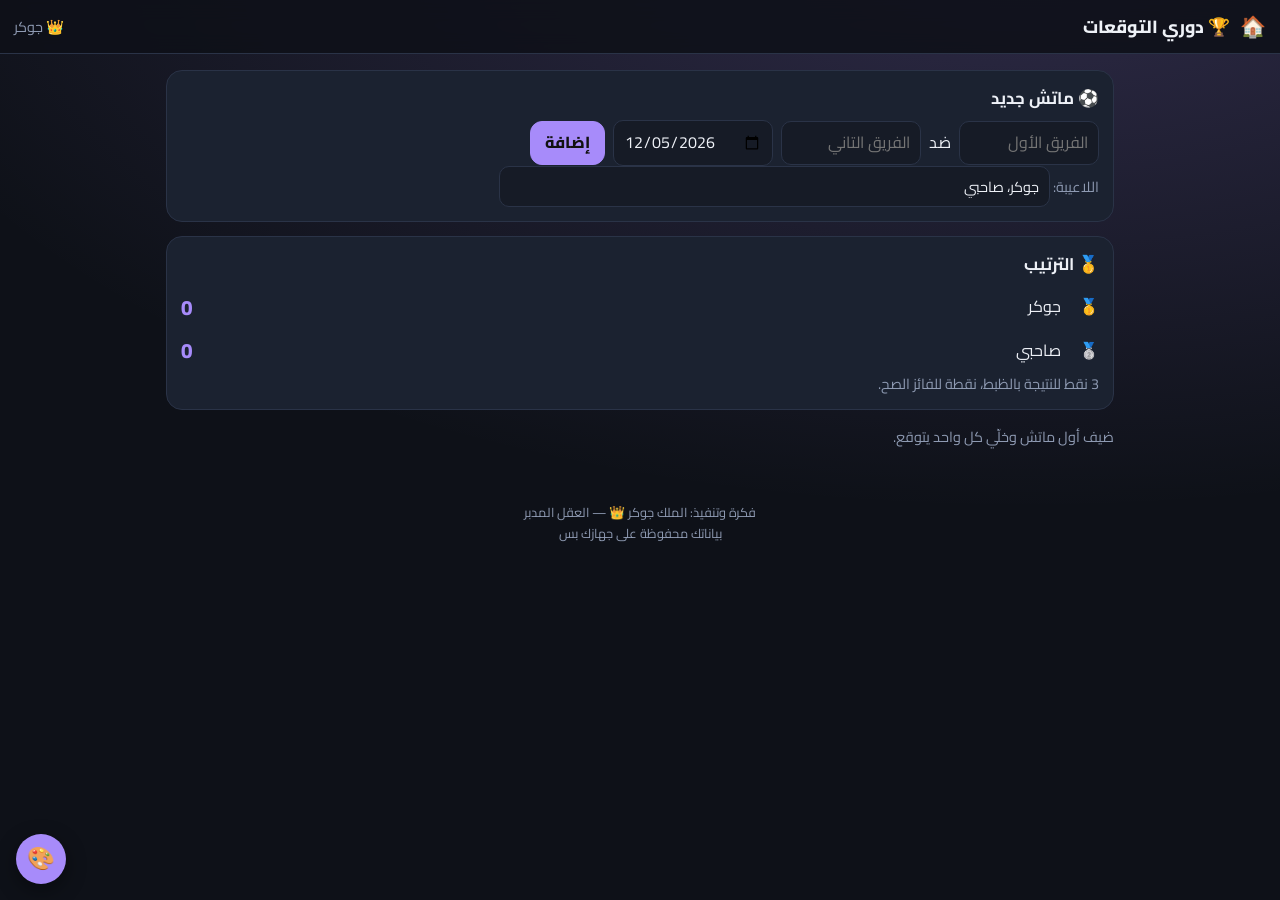
<file: predict.html>
<!DOCTYPE html>
<html lang="ar" dir="rtl"><head><meta charset="utf-8"><meta name="viewport" content="width=device-width,initial-scale=1">
<title>دوري التوقعات | الملك جوكر</title>
<link href="https://fonts.googleapis.com/css2?family=Cairo:wght@400;600;800&display=swap" rel="stylesheet">
<link rel="stylesheet" href="core.css"></head><body>
<main><div class="card"><h3>⚽ ماتش جديد</h3><div class="row"><input id="ta" placeholder="الفريق الأول" style="width:140px" list="tl"><span>ضد</span><input id="tb2" placeholder="الفريق التاني" style="width:140px" list="tl"><datalist id="tl"><option>برشلونة</option><option>ريال مدريد</option><option>الأهلي</option><option>الزمالك</option><option>مصر</option><option>ليفربول</option></datalist><input type="date" id="dt"><button class="pri" id="am">إضافة</button></div><div class="mut">اللاعيبة: <input id="pl" placeholder="أسماء مفصولة بفاصلة" style="width:60%"></div></div>
<div class="card"><h3>🥇 الترتيب</h3><div id="rk"></div><div class="mut">3 نقط للنتيجة بالظبط، نقطة للفائز الصح.</div></div>
<div id="ms"></div></main>
<script>const SITE={"id": "predict", "title": "دوري التوقعات", "icon": "🏆", "ac": "#facc15"};</script><script src="core.js"></script>
<script>let M=[],P=[];const save=()=>{store.set('M',M);store.set('P',P);render()};
function init(){M=store.get('M',[]);P=store.get('P',['جوكر','صاحبي']);$('#pl').value=P.join('، ');$('#dt').value=today();
$('#pl').onchange=e=>{P=e.target.value.split(/[,،]/).map(s=>s.trim()).filter(Boolean);save()};
$('#am').onclick=()=>{const a=$('#ta').value.trim(),b=$('#tb2').value.trim();if(!a||!b)return toast('اكتب الفريقين');M.unshift({id:uid(),a,b,d:$('#dt').value,g:{},r:null});$('#ta').value=$('#tb2').value='';save()};render()}
const sg=(x,y)=>Math.sign(x-y);
function pts(){const o={};P.forEach(p=>o[p]=0);M.filter(m=>m.r).forEach(m=>P.forEach(p=>{const g=m.g[p];if(!g)return;if(g[0]==m.r[0]&&g[1]==m.r[1])o[p]+=3;else if(sg(g[0],g[1])==sg(m.r[0],m.r[1]))o[p]+=1}));return o}
function render(){const o=pts();$('#rk').innerHTML=Object.keys(o).sort((a,b)=>o[b]-o[a]).map((p,i)=>'<div class="row" style="padding:5px 0"><b style="width:30px">'+(['🥇','🥈','🥉'][i]||i+1)+'</b><span style="flex:1">'+esc(p)+'</span><span class="big" style="font-size:1.3rem">'+o[p]+'</span></div>').join('');
$('#ms').innerHTML=M.map(m=>'<div class="card"><div class="row"><b style="flex:1;font-size:1.1rem">'+esc(m.a)+' ⚔️ '+esc(m.b)+'</b><span class="mut">'+m.d+'</span><button class="del" data-x="'+m.id+'">✕</button></div>'+P.map(p=>{const g=m.g[p]||['',''];return '<div class="row" style="margin-top:6px"><span style="width:90px">'+esc(p)+'</span><input type="number" min="0" style="width:60px" data-m="'+m.id+'" data-p="'+esc(p)+'" data-i="0" value="'+g[0]+'" '+(m.r?'disabled':'')+'><span>-</span><input type="number" min="0" style="width:60px" data-m="'+m.id+'" data-p="'+esc(p)+'" data-i="1" value="'+g[1]+'" '+(m.r?'disabled':'')+'></div>'}).join('')+'<div class="row" style="margin-top:10px"><b>النتيجة الحقيقية:</b><input type="number" min="0" style="width:60px" data-r="'+m.id+'" data-i="0" value="'+(m.r?m.r[0]:'')+'"><span>-</span><input type="number" min="0" style="width:60px" data-r="'+m.id+'" data-i="1" value="'+(m.r?m.r[1]:'')+'"><button class="sm" data-c="'+m.id+'">احسب</button>'+(m.r?'<button class="sm" data-u="'+m.id+'">فتح التوقعات</button>':'')+'</div></div>').join('')||'<p class="mut">ضيف أول ماتش وخلّي كل واحد يتوقع.</p>';
$$('[data-p]').forEach(i=>i.onchange=()=>{const m=M.find(x=>x.id==i.dataset.m),g=m.g[i.dataset.p]||['',''];g[+i.dataset.i]=i.value==''?'':+i.value;m.g[i.dataset.p]=g;store.set('M',M)});
$$('[data-c]').forEach(b=>b.onclick=()=>{const m=M.find(x=>x.id==b.dataset.c),v=$$('[data-r="'+m.id+'"]').map(i=>i.value);if(v[0]===''||v[1]==='')return toast('اكتب النتيجة');m.r=[+v[0],+v[1]];Object.keys(m.g).forEach(p=>{const g=m.g[p];if(g[0]===''||g[1]==='')delete m.g[p]});save()});
$$('[data-u]').forEach(b=>b.onclick=()=>{M.find(x=>x.id==b.dataset.u).r=null;save()});
$$('[data-x]').forEach(b=>b.onclick=()=>{M=M.filter(x=>x.id!=b.dataset.x);save()})}</script></body></html>
</file>
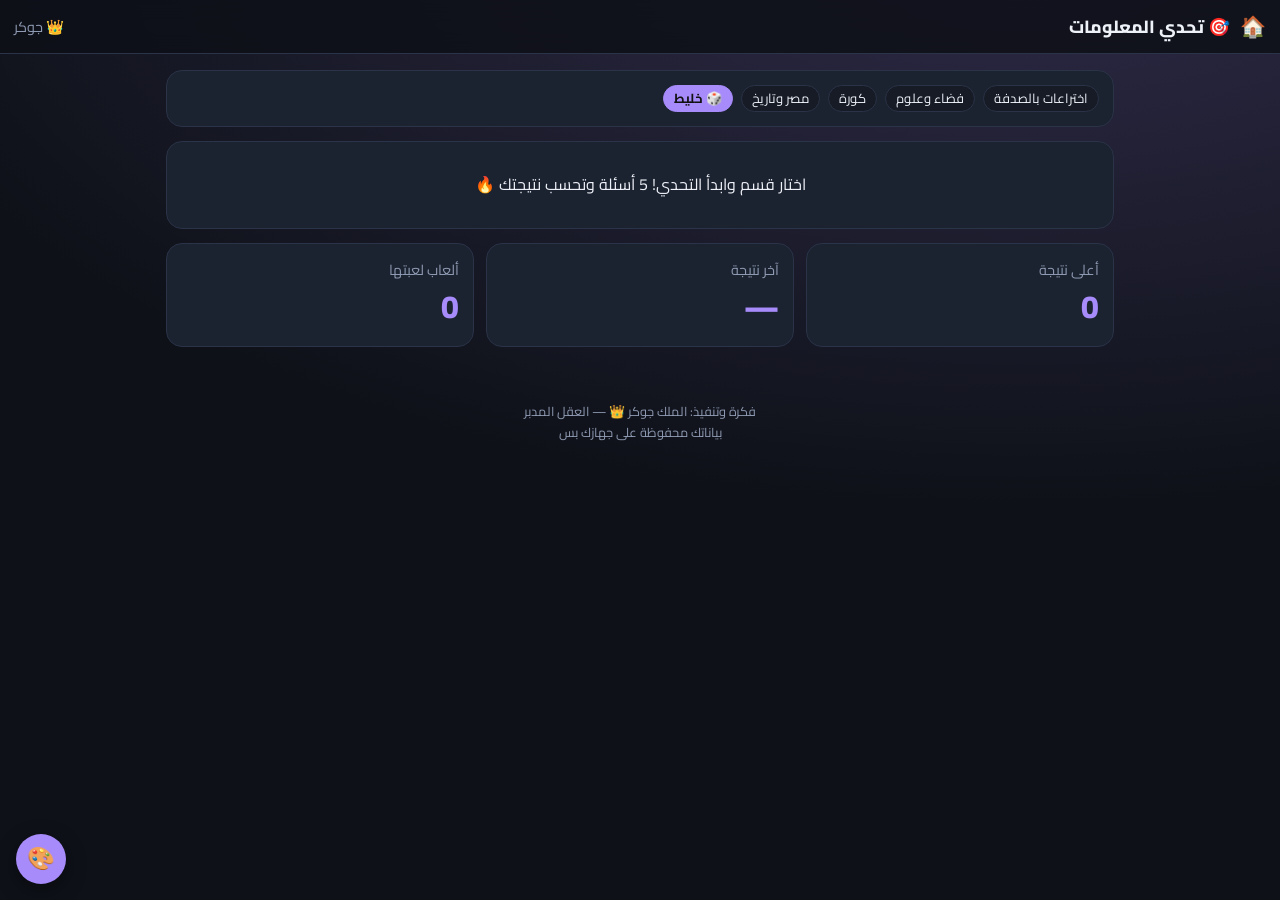
<file: quiz.html>
<!DOCTYPE html>
<html lang="ar" dir="rtl"><head><meta charset="utf-8"><meta name="viewport" content="width=device-width,initial-scale=1">
<title>تحدي المعلومات | الملك جوكر</title>
<link href="https://fonts.googleapis.com/css2?family=Cairo:wght@400;600;800&display=swap" rel="stylesheet">
<link rel="stylesheet" href="core.css"></head><body>
<main><div class="card"><div class="row" id="cs"></div></div><div class="card" id="qb" style="text-align:center"></div><div class="grid g3"><div class="card"><div class="mut">أعلى نتيجة</div><div class="big" id="hi">0</div></div><div class="card"><div class="mut">آخر نتيجة</div><div class="big" id="la">—</div></div><div class="card"><div class="mut">ألعاب لعبتها</div><div class="big" id="pl">0</div></div></div></main>
<script>const SITE={"id": "quiz", "title": "تحدي المعلومات", "icon": "🎯", "ac": "#ff4d6d"};</script><script src="core.js"></script>
<script>const Q={'اختراعات بالصدفة':[['مين اخترع الميكروويف بالصدفة؟',['بيرسي سبنسر','إديسون','تسلا','بيل'],0],['فليمنج اكتشف إيه من طبق منسي؟',['الأنسولين','البنسلين','الأشعة','الدينامو'],1],['الأشعة السينية اتكتشفت سنة؟',['1895','1950','1801','1990'],0],['اختراع الورقة اللاصقة (بوست إت) كان من غراء...',['فاشل','سام','لاصق جدًا','ملون'],0],['التفلون اتكتشف أثناء تجارب على...',['غازات التبريد','الأدوية','الطعام','الحبر'],0]],
'فضاء وعلوم':[['أقرب كوكب للشمس؟',['الزهرة','عطارد','المريخ','الأرض'],1],['الكوكب الأحمر؟',['المشتري','زحل','المريخ','نبتون'],2],['عدد كواكب المجموعة الشمسية؟',['7','8','9','10'],1],['أسرع حاجة في الكون؟',['الصوت','الضوء','القطر','الصاروخ'],1],['الغاز اللي بنتنفسه أكتر في الجو؟',['أكسجين','نيتروجين','هيدروجين','ثاني أكسيد الكربون'],1]],
'كورة':[['أكتر نادي فاز بدوري الأبطال؟',['برشلونة','ريال مدريد','ميلان','ليفربول'],1],['كام لاعب في فريق الكورة جوه الملعب؟',['9','10','11','12'],2],['كأس العالم 2022 اتعملت في؟',['قطر','روسيا','البرازيل','مصر'],0],['ملعب برشلونة اسمه؟',['سانتياجو برنابيو','كامب نو','أنفيلد','الأولد ترافورد'],1],['مين كابتن مصر الأشهر وأفضل لاعب؟',['محمد صلاح','أحمد حسن','حسام غالي','الشناوي'],0]],
'مصر وتاريخ':[['اسم أكبر هرم في الجيزة؟',['خوفو','منقرع','خفرع','زوسر'],0],['عاصمة مصر؟',['الإسكندرية','القاهرة','الأقصر','أسوان'],1],['معبد أبو سمبل بتاع الملك؟',['رمسيس الثاني','توت عنخ آمون','أحمس','خوفو'],0],['أطول نهر في مصر؟',['النيل','الفرات','الأمازون','الراين'],0],['سنة افتتاح قناة السويس؟',['1869','1952','1914','1798'],0]]};
let cat=null,qs=[],i=0,sc=0;
function init(){$('#cs').innerHTML=Object.keys(Q).map(k=>'<button class="chip" data-c="'+k+'">'+k+'</button>').join('')+'<button class="chip on" data-c="*">🎲 خليط</button>';$$('#cs button').forEach(b=>b.onclick=()=>start(b.dataset.c));
$('#qb').innerHTML='<p>اختار قسم وابدأ التحدي! 5 أسئلة وتحسب نتيجتك 🔥</p>';stats()}
function stats(){$('#hi').textContent=store.get('hi',0);$('#la').textContent=store.get('la','—');$('#pl').textContent=store.get('pl',0)}
function start(c){let a=c=='*'?Object.values(Q).flat():Q[c];qs=[...a].sort(()=>Math.random()-.5).slice(0,5);i=0;sc=0;ask()}
function ask(){const q=qs[i],o=q[1].map((t,k)=>[t,k]).sort(()=>Math.random()-.5);$('#qb').innerHTML='<div class="mut">سؤال '+(i+1)+' من '+qs.length+' • نتيجتك '+sc+'</div><h2>'+esc(q[0])+'</h2><div class="grid g2">'+o.map(([t,k])=>'<button data-k="'+k+'" style="padding:14px">'+esc(t)+'</button>').join('')+'</div>';
$$('#qb [data-k]').forEach(b=>b.onclick=()=>{const ok=+b.dataset.k==q[2];if(ok)sc++;$$('#qb [data-k]').forEach(x=>{x.disabled=true;if(+x.dataset.k==q[2])x.style.background='#4ade80',x.style.color='#111'});if(!ok)b.style.background='#ff4d6d';setTimeout(()=>{i++;i<qs.length?ask():end()},900)})}
function end(){store.set('la',sc+'/'+qs.length);store.set('pl',store.get('pl',0)+1);if(sc>store.get('hi',0))store.set('hi',sc);stats();$('#qb').innerHTML='<div class="big" style="font-size:3rem">'+sc+'/'+qs.length+'</div><h2>'+(sc==qs.length?'أسطورة! 👑':sc>=3?'حلو جدًا 🔥':'جرب تاني 💪')+'</h2><p class="mut">اختار قسم من فوق وعيد.</p>'}</script></body></html>
</file>
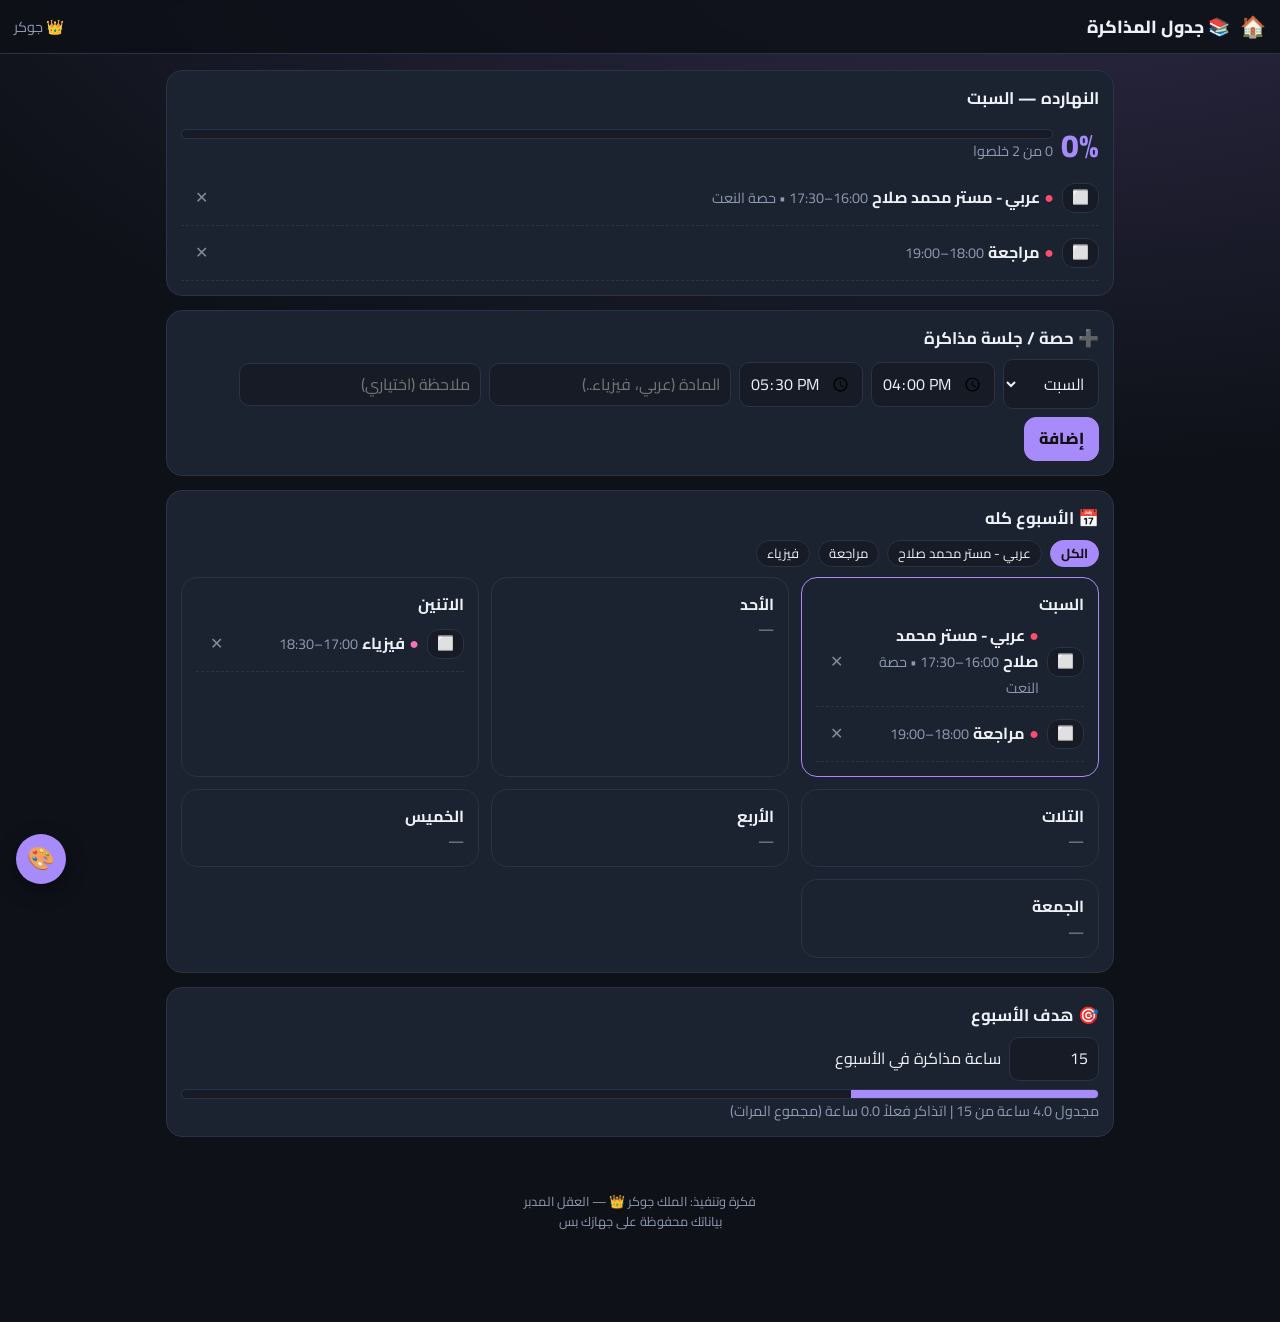
<file: study.html>
<!DOCTYPE html>
<html lang="ar" dir="rtl"><head><meta charset="utf-8"><meta name="viewport" content="width=device-width,initial-scale=1">
<title>جدول المذاكرة | الملك جوكر</title>
<link href="https://fonts.googleapis.com/css2?family=Cairo:wght@400;600;800&display=swap" rel="stylesheet">
<link rel="stylesheet" href="core.css"></head><body>
<main>
<div class="card"><h2>النهارده <span id="dn"></span></h2><div class="row"><div class="big" id="pc">0%</div><div style="flex:1;min-width:150px"><div class="bar"><i id="pb" style="width:0"></i></div><div class="mut" id="ps"></div></div></div><div id="tl"></div></div>
<div class="card"><h3>➕ حصة / جلسة مذاكرة</h3><div class="row"><select id="d"></select><input type="time" id="a" value="16:00"><input type="time" id="b" value="17:30"><input id="s" placeholder="المادة (عربي، فيزياء..)" list="sl"><datalist id="sl"><option>عربي - مستر محمد صلاح</option><option>إنجليزي</option><option>فيزياء</option><option>كيمياء</option><option>أحياء</option><option>تاريخ</option><option>مراجعة</option></datalist><input id="n" placeholder="ملاحظة (اختياري)"><button class="pri" id="ad">إضافة</button></div></div>
<div class="card"><h3>📅 الأسبوع كله</h3><div class="row" id="fl"></div><div class="grid g2" id="wk" style="margin-top:10px"></div></div>
<div class="card"><h3>🎯 هدف الأسبوع</h3><div class="row"><input type="number" id="gh" min="1" max="80" style="width:90px"> <span>ساعة مذاكرة في الأسبوع</span></div><div class="bar" style="margin-top:8px"><i id="gb" style="width:0"></i></div><div class="mut" id="gt"></div></div>
</main>
<script>const SITE={"id": "study", "title": "جدول المذاكرة", "icon": "📚", "ac": "#4cc9f0"};</script><script src="core.js"></script>
<script>const DAYS=['السبت','الأحد','الاتنين','التلات','الأربع','الخميس','الجمعة'];
const dayIdx=()=>{const g=new Date().getDay();return (g+1)%7}; // السبت=0
let L=[],flt='all';
const colors=['#4cc9f0','#ff4d6d','#4ade80','#facc15','#a78bfa','#f472b6','#14b8a6','#fb923c'];
const colOf=s=>{let h=0;for(const c of s)h=(h*31+c.charCodeAt(0))%997;return colors[h%colors.length]};
const mins=(a,b)=>{const [x,y]=a.split(':'),[p,q]=b.split(':');return Math.max(0,(+p*60+ +q)-(+x*60+ +y))};
const save=()=>{store.set('L',L);render()};
function init(){L=store.get('L',[{id:uid(),day:0,a:'16:00',b:'17:30',s:'عربي - مستر محمد صلاح',n:'حصة النعت',done:{}},{id:uid(),day:0,a:'18:00',b:'19:00',s:'مراجعة',n:'',done:{}},{id:uid(),day:2,a:'17:00',b:'18:30',s:'فيزياء',n:'',done:{}}]);
$('#d').innerHTML=DAYS.map((x,i)=>'<option value="'+i+'" '+(i==dayIdx()?'selected':'')+'>'+x+'</option>').join('');
$('#ad').onclick=()=>{const s=$('#s').value.trim();if(!s)return toast('اكتب المادة');L.push({id:uid(),day:+$('#d').value,a:$('#a').value,b:$('#b').value,s,n:$('#n').value,done:{}});$('#s').value=$('#n').value='';save();toast('اتضافت ✅')};
$('#gh').value=store.get('goal',15);$('#gh').onchange=e=>{store.set('goal',+e.target.value||15);render()};
render()}
function render(){const t=today(),di=dayIdx();$('#dn').textContent='— '+DAYS[di];
const td=L.filter(x=>x.day==di).sort((a,b)=>a.a.localeCompare(b.a));const dn=td.filter(x=>x.done[t]).length;const pc=td.length?Math.round(dn/td.length*100):0;
$('#pc').textContent=pc+'%';$('#pb').style.width=pc+'%';$('#ps').textContent=dn+' من '+td.length+' خلصوا';
$('#tl').innerHTML=td.length?td.map(x=>row(x,t)).join(''):'<p class="mut">مفيش حاجة النهارده. ريّح أو ضيف جلسة 😎</p>';
const subs=[...new Set(L.map(x=>x.s))];
$('#fl').innerHTML='<span class="chip '+(flt=='all'?'on':'')+'" data-f="all">الكل</span>'+subs.map(s=>'<span class="chip '+(flt==s?'on':'')+'" data-f="'+esc(s)+'">'+esc(s)+'</span>').join('');
$$('#fl .chip').forEach(c=>c.onclick=()=>{flt=c.dataset.f;render()});
$('#wk').innerHTML=DAYS.map((d,i)=>{const it=L.filter(x=>x.day==i&&(flt=='all'||x.s==flt)).sort((a,b)=>a.a.localeCompare(b.a));return '<div class="card" style="margin:0;'+(i==di?'border-color:var(--ac)':'')+'"><b>'+d+'</b>'+(it.map(x=>row(x,t,1)).join('')||'<div class="mut">—</div>')+'</div>'}).join('');
$$('[data-t]').forEach(b=>b.onclick=()=>{const x=L.find(y=>y.id==b.dataset.t);x.done[t]?delete x.done[t]:x.done[t]=1;save()});
$$('[data-x]').forEach(b=>b.onclick=()=>{L=L.filter(y=>y.id!=b.dataset.x);save()});
let tot=0,dn2=0;L.forEach(x=>{const m=mins(x.a,x.b);tot+=m;if(Object.keys(x.done).length)dn2+=m*Object.keys(x.done).length});
const g=store.get('goal',15)*60;const pr=Math.min(100,Math.round(Math.min(tot,g)/g*100));$('#gb').style.width=pr+'%';$('#gt').textContent='مجدول '+(tot/60).toFixed(1)+' ساعة من '+g/60+' | اتذاكر فعلاً '+(dn2/60).toFixed(1)+' ساعة (مجموع المرات)'}
function row(x,t,small){const d=x.done[t];return '<div class="row" style="padding:6px 0;border-bottom:1px dashed var(--bd)"><button class="sm" data-t="'+x.id+'">'+(d?'✅':'⬜')+'</button><div style="flex:1" class="'+(d&&!small?'done':'')+'"><span style="color:'+colOf(x.s)+'">●</span> <b>'+esc(x.s)+'</b> <span class="mut">'+x.a+'–'+x.b+(x.n?' • '+esc(x.n):'')+'</span></div><button class="del" data-x="'+x.id+'">✕</button></div>'}</script></body></html>
</file>
<file: core.css>
:root{--ac:#ff9f1c;--bg:#0e1118;--bg2:#161b26;--card:#1b2230;--tx:#eef1f7;--mut:#8e9ab2;--bd:#2a3347;--fs:16px;--r:16px}
[data-mode=light]{--bg:#f4f1ea;--bg2:#ffffff;--card:#ffffff;--tx:#1a1f2b;--mut:#6b7385;--bd:#e0dccf}
*{box-sizing:border-box;-webkit-tap-highlight-color:transparent}
html{font-size:var(--fs)}
body{margin:0;font-family:Cairo,Tahoma,"Segoe UI",sans-serif;background:var(--bg);color:var(--tx);min-height:100vh;line-height:1.6}
[data-bgs=grad] body{background:radial-gradient(1200px 600px at 80% -10%,color-mix(in srgb,var(--ac) 22%,transparent),transparent),var(--bg)}
[data-bgs=dots] body{background-image:radial-gradient(color-mix(in srgb,var(--ac) 25%,transparent) 1.2px,transparent 1.2px);background-size:22px 22px;background-color:var(--bg)}
a{color:var(--ac)}
header.top{position:sticky;top:0;z-index:20;display:flex;align-items:center;gap:10px;padding:10px 14px;background:color-mix(in srgb,var(--bg) 88%,transparent);backdrop-filter:blur(10px);border-bottom:1px solid var(--bd)}
header.top h1{font-size:1.1rem;margin:0;flex:1;font-weight:800}
header.top .home{text-decoration:none;font-size:1.3rem}
main{max-width:980px;margin:0 auto;padding:16px}
.card{background:var(--card);border:1px solid var(--bd);border-radius:var(--r);padding:14px;margin-bottom:14px}
.card h2,.card h3{margin:0 0 8px;font-size:1.05rem}
.grid{display:grid;gap:12px}.g2{grid-template-columns:repeat(auto-fit,minmax(260px,1fr))}.g3{grid-template-columns:repeat(auto-fit,minmax(170px,1fr))}
button,.btn{font:inherit;cursor:pointer;border:1px solid var(--bd);background:var(--bg2);color:var(--tx);padding:8px 14px;border-radius:12px;transition:.15s}
button:hover{border-color:var(--ac)}
button.pri{background:var(--ac);color:#111;border-color:var(--ac);font-weight:800}
button.sm{padding:3px 9px;font-size:.85rem}
button.danger:hover{border-color:#ff5470;color:#ff5470}
input,select,textarea{font:inherit;background:var(--bg2);color:var(--tx);border:1px solid var(--bd);border-radius:10px;padding:8px 10px;max-width:100%}
input:focus,select:focus,textarea:focus{outline:2px solid var(--ac);outline-offset:1px}
textarea{width:100%;min-height:80px}
.row{display:flex;gap:8px;flex-wrap:wrap;align-items:center}
.mut{color:var(--mut);font-size:.9rem}
.chip{display:inline-block;padding:2px 10px;border-radius:99px;border:1px solid var(--bd);background:var(--bg2);font-size:.82rem;cursor:pointer}
.chip.on{background:var(--ac);color:#111;border-color:var(--ac);font-weight:700}
.big{font-size:2rem;font-weight:800;color:var(--ac)}
.bar{height:10px;border-radius:9px;background:var(--bg2);overflow:hidden;border:1px solid var(--bd)}.bar>i{display:block;height:100%;background:var(--ac);transition:width .4s}
table{border-collapse:collapse;width:100%}th,td{border:1px solid var(--bd);padding:6px 8px;text-align:center;font-size:.9rem}th{background:var(--bg2)}
.fab{position:fixed;bottom:16px;left:16px;z-index:30;width:50px;height:50px;border-radius:50%;font-size:1.4rem;padding:0;background:var(--ac);color:#111;border:0;box-shadow:0 6px 20px #0006}
#tp{position:fixed;bottom:76px;left:16px;z-index:30;width:270px;max-width:calc(100vw - 32px);display:none}
#tp.open{display:block}
#tp label{display:block;margin:8px 0 3px;font-size:.88rem;color:var(--mut)}
.sw{width:28px;height:28px;border-radius:50%;padding:0;border:2px solid var(--bd)}
.toast{position:fixed;top:70px;left:50%;transform:translateX(-50%);background:var(--ac);color:#111;padding:8px 18px;border-radius:99px;font-weight:800;z-index:50}
footer{text-align:center;color:var(--mut);font-size:.8rem;padding:24px 10px 90px}
.del{opacity:.5;cursor:pointer;border:0;background:none;color:var(--tx)}.del:hover{opacity:1;color:#ff5470}
.done{text-decoration:line-through;opacity:.5}
@media print{.fab,#tp,header.top{display:none}}
</file>
